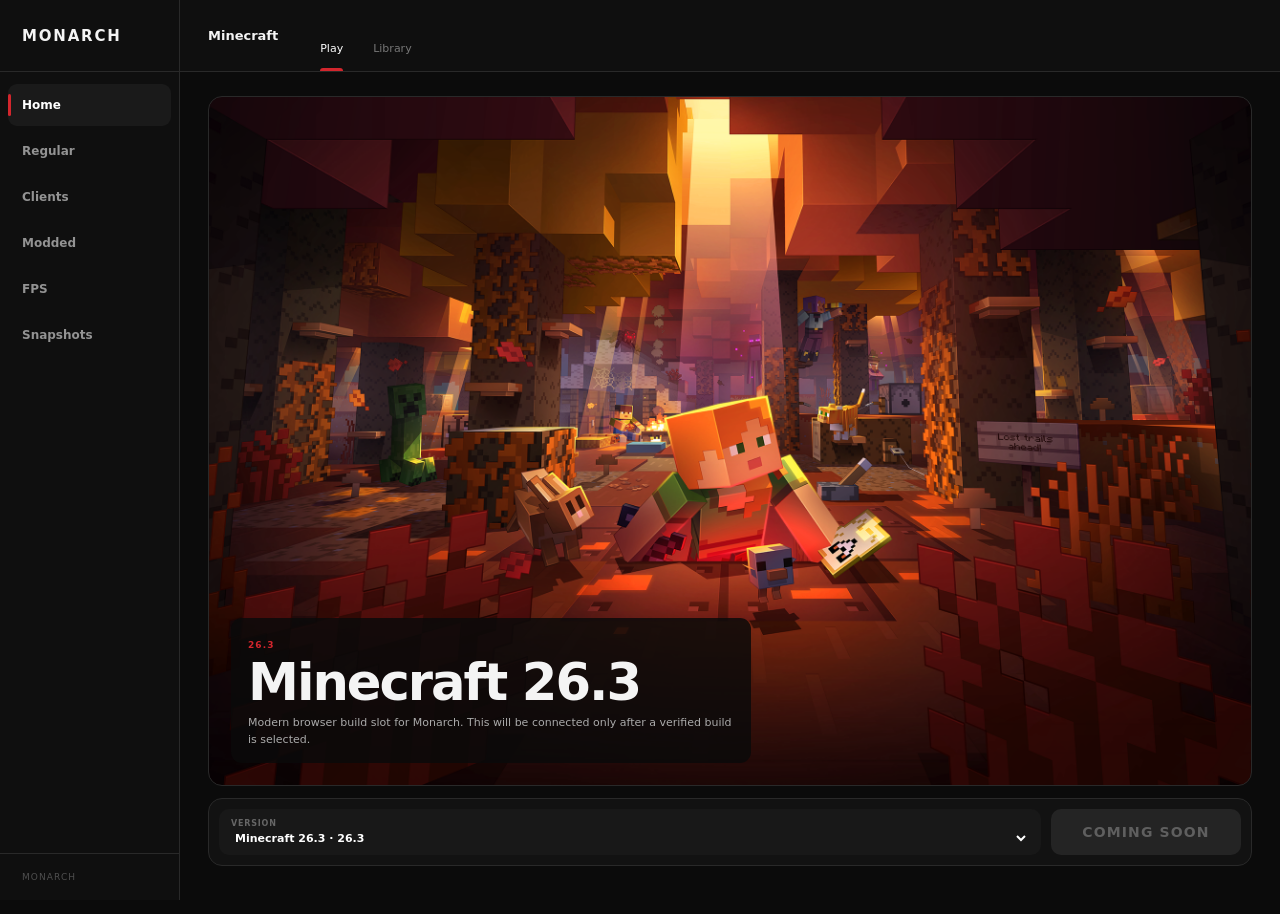
<file: index.html>
<!doctype html>
<html lang="en">
<head>
  <meta charset="utf-8">
  <meta name="viewport" content="width=device-width,initial-scale=1,viewport-fit=cover">
  <meta name="theme-color" content="#0d0d0d">
  <meta name="description" content="Monarch - a browser Minecraft launcher.">
  <meta name="apple-mobile-web-app-capable" content="yes">
  <meta name="apple-mobile-web-app-status-bar-style" content="black">
  <link rel="manifest" href="./manifest.webmanifest">
  <title>Monarch</title>
  <link rel="stylesheet" href="./assets/styles.css">
</head>
<body>
  <div class="launcher">
    <aside class="sidebar" id="sidebar">
      <div class="brand">MONARCH</div>

      <nav class="sidebar-nav">
        <button class="nav-item active" data-view="home">Home</button>
        <button class="nav-item" data-view="vanilla">Regular</button>
        <button class="nav-item" data-view="client">Clients</button>
        <button class="nav-item" data-view="modded">Modded</button>
        <button class="nav-item" data-view="fps">FPS</button>
        <button class="nav-item" data-view="snapshot">Snapshots</button>
      </nav>

      <div class="sidebar-bottom">Monarch</div>
    </aside>

    <main class="main">
      <header class="topbar">
        <button class="menu-button" id="mobileMenu" aria-label="Open navigation">
          <span></span><span></span><span></span>
        </button>
        <div class="topbar-title">Minecraft</div>
        <nav class="top-tabs">
          <button class="top-tab active">Play</button>
          <button class="top-tab" id="libraryTab">Library</button>
        </nav>
      </header>

      <section class="content">
        <section class="hero" id="hero">
          <div class="hero-placeholder" id="heroPlaceholder">MONARCH</div>
          <div class="hero-copy">
            <span id="heroVersion">26.3</span>
            <h1 id="heroTitle">Minecraft 26.3</h1>
            <p id="heroDescription">Choose a build and play.</p>
          </div>
        </section>

        <section class="launch-panel">
          <label class="build-select-wrap">
            <span>Version</span>
            <select id="buildSelect" aria-label="Choose build"></select>
          </label>

          <button class="play-button" id="playButton">PLAY</button>
        </section>
      </section>
    </main>
  </div>

  <div class="toast" id="toast" role="status" aria-live="polite"></div>
  <script src="./assets/app.js" defer></script>
</body>
</html>
</file>
<file: assets/styles.css>
:root{
  color-scheme:dark;
  --bg:#0b0b0b;
  --panel:#121212;
  --panel-2:#181818;
  --line:#292929;
  --text:#f4f4f4;
  --muted:#808080;
  --red:#d3262d;
  --sidebar:180px;
  --radius:14px;
}

*{box-sizing:border-box}

html,body{
  margin:0;
  min-height:100%;
  background:var(--bg);
  color:var(--text);
  font-family:system-ui,-apple-system,BlinkMacSystemFont,"Segoe UI",sans-serif;
}

button,input,select{font:inherit}
button{color:inherit}

button:focus-visible,select:focus-visible{
  outline:2px solid var(--red);
  outline-offset:2px;
}

.launcher{
  min-height:100vh;
  display:grid;
  grid-template-columns:var(--sidebar) minmax(0,1fr);
}

.sidebar{
  position:fixed;
  inset:0 auto 0 0;
  width:var(--sidebar);
  min-height:100vh;
  background:#0f0f0f;
  border-right:1px solid var(--line);
  display:flex;
  flex-direction:column;
  z-index:20;
}

.brand{
  height:72px;
  display:flex;
  align-items:center;
  padding:0 22px;
  font-size:15px;
  font-weight:900;
  letter-spacing:.12em;
  border-bottom:1px solid var(--line);
}

.sidebar-nav{
  padding:12px 8px;
  display:grid;
  gap:4px;
}

.nav-item{
  position:relative;
  height:42px;
  padding:0 14px;
  border:0;
  border-radius:9px;
  background:transparent;
  color:#939393;
  text-align:left;
  cursor:pointer;
  font-size:12px;
  font-weight:650;
}

.nav-item:hover{
  background:#171717;
  color:#fff;
}

.nav-item.active{
  background:#1a1a1a;
  color:#fff;
}

.nav-item.active::before{
  content:"";
  position:absolute;
  left:0;
  top:10px;
  bottom:10px;
  width:3px;
  border-radius:3px;
  background:var(--red);
}

.sidebar-bottom{
  margin-top:auto;
  padding:18px 22px;
  border-top:1px solid var(--line);
  color:#4f4f4f;
  font-size:9px;
  letter-spacing:.12em;
  text-transform:uppercase;
}

.main{
  grid-column:2;
  min-width:0;
}

.topbar{
  height:72px;
  padding:0 28px;
  display:flex;
  align-items:center;
  gap:30px;
  background:#0f0f0f;
  border-bottom:1px solid var(--line);
}

.topbar-title{
  font-size:13px;
  font-weight:800;
}

.top-tabs{
  height:100%;
  display:flex;
  align-items:flex-end;
  gap:6px;
}

.top-tab{
  position:relative;
  height:46px;
  padding:0 12px;
  border:0;
  background:transparent;
  color:#777;
  cursor:pointer;
  font-size:11px;
}

.top-tab:hover{color:#ddd}

.top-tab.active{
  color:#fff;
}

.top-tab.active::after{
  content:"";
  position:absolute;
  left:12px;
  right:12px;
  bottom:0;
  height:3px;
  border-radius:3px 3px 0 0;
  background:var(--red);
}

.menu-button{
  display:none;
  width:30px;
  height:30px;
  padding:4px 3px;
  border:0;
  background:transparent;
}

.menu-button span{
  display:block;
  height:2px;
  margin:5px 0;
  border-radius:2px;
  background:#bbb;
}

.content{
  padding:24px 28px 48px;
}

.hero{
  position:relative;
  min-height:560px;
  height:calc(100vh - 210px);
  overflow:hidden;
  border:1px solid var(--line);
  border-radius:var(--radius);
  background:#171717;
  background-size:cover;
  background-position:center;
}

.hero-placeholder{
  position:absolute;
  inset:0;
  display:grid;
  place-items:center;
  color:#252525;
  font-size:clamp(48px,9vw,120px);
  font-weight:900;
  letter-spacing:.12em;
}

.hero.has-art .hero-placeholder{display:none}

.hero-copy{
  position:absolute;
  left:22px;
  bottom:22px;
  max-width:520px;
  padding:15px 17px;
  border-radius:11px;
  background:rgba(10,10,10,.84);
}

.hero-copy span{
  color:var(--red);
  font-size:9px;
  font-weight:800;
  letter-spacing:.12em;
  text-transform:uppercase;
}

.hero-copy h1{
  margin:5px 0 7px;
  font-size:clamp(30px,4vw,52px);
  line-height:1;
  letter-spacing:-.04em;
}

.hero-copy p{
  margin:0;
  color:#aaa;
  font-size:11px;
  line-height:1.5;
}

.launch-panel{
  margin-top:12px;
  min-height:68px;
  padding:10px;
  border:1px solid var(--line);
  border-radius:var(--radius);
  background:var(--panel);
  display:grid;
  grid-template-columns:minmax(0,1fr) 190px;
  gap:10px;
}

.build-select-wrap{
  min-width:0;
  padding:8px 12px;
  border-radius:10px;
  background:var(--panel-2);
  display:flex;
  flex-direction:column;
  justify-content:center;
  gap:3px;
}

.build-select-wrap span{
  color:#666;
  font-size:8px;
  font-weight:800;
  letter-spacing:.1em;
  text-transform:uppercase;
}

.build-select-wrap select{
  width:100%;
  border:0;
  background:transparent;
  color:#fff;
  cursor:pointer;
  font-size:11px;
  font-weight:650;
}

.play-button{
  border:0;
  border-radius:10px;
  background:var(--red);
  color:#fff;
  cursor:pointer;
  font-size:14px;
  font-weight:900;
  letter-spacing:.08em;
}

.play-button:hover{background:#e12b32}

.play-button:disabled{
  background:#242424;
  color:#5f5f5f;
  cursor:not-allowed;
}

.toast{
  position:fixed;
  left:50%;
  bottom:18px;
  z-index:50;
  transform:translate(-50%,12px);
  padding:9px 13px;
  border:1px solid #3a3a3a;
  border-radius:9px;
  background:#181818;
  color:#eee;
  font-size:10px;
  opacity:0;
  pointer-events:none;
  transition:opacity .16s ease,transform .16s ease;
}

.toast.show{
  opacity:1;
  transform:translate(-50%,0);
}

@media(max-width:760px){
  .launcher{display:block}

  .sidebar{
    width:190px;
    transform:translateX(-101%);
    transition:transform .18s ease;
  }

  .sidebar.open{transform:translateX(0)}

  .main{width:100%}

  .topbar{
    height:64px;
    padding:0 14px;
    gap:16px;
  }

  .menu-button{display:block}

  .content{padding:14px}

  .hero{
    min-height:470px;
    height:calc(100vh - 170px);
  }
}

@media(max-width:500px){
  .topbar-title{display:none}

  .hero{
    min-height:430px;
    height:64vh;
  }

  .hero-copy{
    left:12px;
    right:12px;
    bottom:12px;
  }

  .hero-copy h1{font-size:34px}

  .launch-panel{
    grid-template-columns:1fr;
  }

  .play-button{
    min-height:48px;
  }
}

@media(prefers-reduced-motion:reduce){
  *{transition:none!important;scroll-behavior:auto!important}
}
</file>
<file: assets/monarch-min.css>
:root{
  color-scheme:dark;
  --bg:#0b0b0b;
  --panel:#121212;
  --panel-2:#181818;
  --line:#292929;
  --text:#f4f4f4;
  --muted:#808080;
  --red:#d3262d;
  --sidebar:180px;
  --radius:14px;
}

*{box-sizing:border-box}

html,body{
  margin:0;
  min-height:100%;
  background:var(--bg);
  color:var(--text);
  font-family:system-ui,-apple-system,BlinkMacSystemFont,"Segoe UI",sans-serif;
}

button,input,select{font:inherit}
button{color:inherit}

button:focus-visible,select:focus-visible{
  outline:2px solid var(--red);
  outline-offset:2px;
}

.launcher{
  min-height:100vh;
  display:grid;
  grid-template-columns:var(--sidebar) minmax(0,1fr);
}

.sidebar{
  position:fixed;
  inset:0 auto 0 0;
  width:var(--sidebar);
  min-height:100vh;
  background:#0f0f0f;
  border-right:1px solid var(--line);
  display:flex;
  flex-direction:column;
  z-index:20;
}

.brand{
  height:72px;
  display:flex;
  align-items:center;
  padding:0 22px;
  font-size:15px;
  font-weight:900;
  letter-spacing:.12em;
  border-bottom:1px solid var(--line);
}

.sidebar-nav{
  padding:12px 8px;
  display:grid;
  gap:4px;
}

.nav-item{
  position:relative;
  height:42px;
  padding:0 14px;
  border:0;
  border-radius:9px;
  background:transparent;
  color:#939393;
  text-align:left;
  cursor:pointer;
  font-size:12px;
  font-weight:650;
}

.nav-item:hover{
  background:#171717;
  color:#fff;
}

.nav-item.active{
  background:#1a1a1a;
  color:#fff;
}

.nav-item.active::before{
  content:"";
  position:absolute;
  left:0;
  top:10px;
  bottom:10px;
  width:3px;
  border-radius:3px;
  background:var(--red);
}

.sidebar-bottom{
  margin-top:auto;
  padding:18px 22px;
  border-top:1px solid var(--line);
  color:#4f4f4f;
  font-size:9px;
  letter-spacing:.12em;
  text-transform:uppercase;
}

.main{
  grid-column:2;
  min-width:0;
}

.topbar{
  height:72px;
  padding:0 28px;
  display:flex;
  align-items:center;
  gap:30px;
  background:#0f0f0f;
  border-bottom:1px solid var(--line);
}

.topbar-title{
  font-size:13px;
  font-weight:800;
}

.top-tabs{
  height:100%;
  display:flex;
  align-items:flex-end;
  gap:6px;
}

.top-tab{
  position:relative;
  height:46px;
  padding:0 12px;
  border:0;
  background:transparent;
  color:#777;
  cursor:pointer;
  font-size:11px;
}

.top-tab:hover{color:#ddd}

.top-tab.active{
  color:#fff;
}

.top-tab.active::after{
  content:"";
  position:absolute;
  left:12px;
  right:12px;
  bottom:0;
  height:3px;
  border-radius:3px 3px 0 0;
  background:var(--red);
}

.menu-button{
  display:none;
  width:30px;
  height:30px;
  padding:4px 3px;
  border:0;
  background:transparent;
}

.menu-button span{
  display:block;
  height:2px;
  margin:5px 0;
  border-radius:2px;
  background:#bbb;
}

.content{
  padding:24px 28px 48px;
}

.hero{
  position:relative;
  min-height:560px;
  height:calc(100vh - 210px);
  overflow:hidden;
  border:1px solid var(--line);
  border-radius:var(--radius);
  background:#171717;
  background-size:cover;
  background-position:center;
}

.hero-placeholder{
  position:absolute;
  inset:0;
  display:grid;
  place-items:center;
  color:#252525;
  font-size:clamp(48px,9vw,120px);
  font-weight:900;
  letter-spacing:.12em;
}

.hero.has-art .hero-placeholder{display:none}

.hero-copy{
  position:absolute;
  left:22px;
  bottom:22px;
  max-width:520px;
  padding:15px 17px;
  border-radius:11px;
  background:rgba(10,10,10,.84);
}

.hero-copy span{
  color:var(--red);
  font-size:9px;
  font-weight:800;
  letter-spacing:.12em;
  text-transform:uppercase;
}

.hero-copy h1{
  margin:5px 0 7px;
  font-size:clamp(30px,4vw,52px);
  line-height:1;
  letter-spacing:-.04em;
}

.hero-copy p{
  margin:0;
  color:#aaa;
  font-size:11px;
  line-height:1.5;
}

.launch-panel{
  margin-top:12px;
  min-height:68px;
  padding:10px;
  border:1px solid var(--line);
  border-radius:var(--radius);
  background:var(--panel);
  display:grid;
  grid-template-columns:minmax(0,1fr) 190px;
  gap:10px;
}

.build-select-wrap{
  min-width:0;
  padding:8px 12px;
  border-radius:10px;
  background:var(--panel-2);
  display:flex;
  flex-direction:column;
  justify-content:center;
  gap:3px;
}

.build-select-wrap span{
  color:#666;
  font-size:8px;
  font-weight:800;
  letter-spacing:.1em;
  text-transform:uppercase;
}

.build-select-wrap select{
  width:100%;
  border:0;
  background:transparent;
  color:#fff;
  cursor:pointer;
  font-size:11px;
  font-weight:650;
}

.play-button{
  border:0;
  border-radius:10px;
  background:var(--red);
  color:#fff;
  cursor:pointer;
  font-size:14px;
  font-weight:900;
  letter-spacing:.08em;
}

.play-button:hover{background:#e12b32}

.play-button:disabled{
  background:#242424;
  color:#5f5f5f;
  cursor:not-allowed;
}

.toast{
  position:fixed;
  left:50%;
  bottom:18px;
  z-index:50;
  transform:translate(-50%,12px);
  padding:9px 13px;
  border:1px solid #3a3a3a;
  border-radius:9px;
  background:#181818;
  color:#eee;
  font-size:10px;
  opacity:0;
  pointer-events:none;
  transition:opacity .16s ease,transform .16s ease;
}

.toast.show{
  opacity:1;
  transform:translate(-50%,0);
}

@media(max-width:760px){
  .launcher{display:block}

  .sidebar{
    width:190px;
    transform:translateX(-101%);
    transition:transform .18s ease;
  }

  .sidebar.open{transform:translateX(0)}

  .main{width:100%}

  .topbar{
    height:64px;
    padding:0 14px;
    gap:16px;
  }

  .menu-button{display:block}

  .content{padding:14px}

  .hero{
    min-height:470px;
    height:calc(100vh - 170px);
  }
}

@media(max-width:500px){
  .topbar-title{display:none}

  .hero{
    min-height:430px;
    height:64vh;
  }

  .hero-copy{
    left:12px;
    right:12px;
    bottom:12px;
  }

  .hero-copy h1{font-size:34px}

  .launch-panel{
    grid-template-columns:1fr;
  }

  .play-button{
    min-height:48px;
  }
}

@media(prefers-reduced-motion:reduce){
  *{transition:none!important;scroll-behavior:auto!important}
}
</file>
